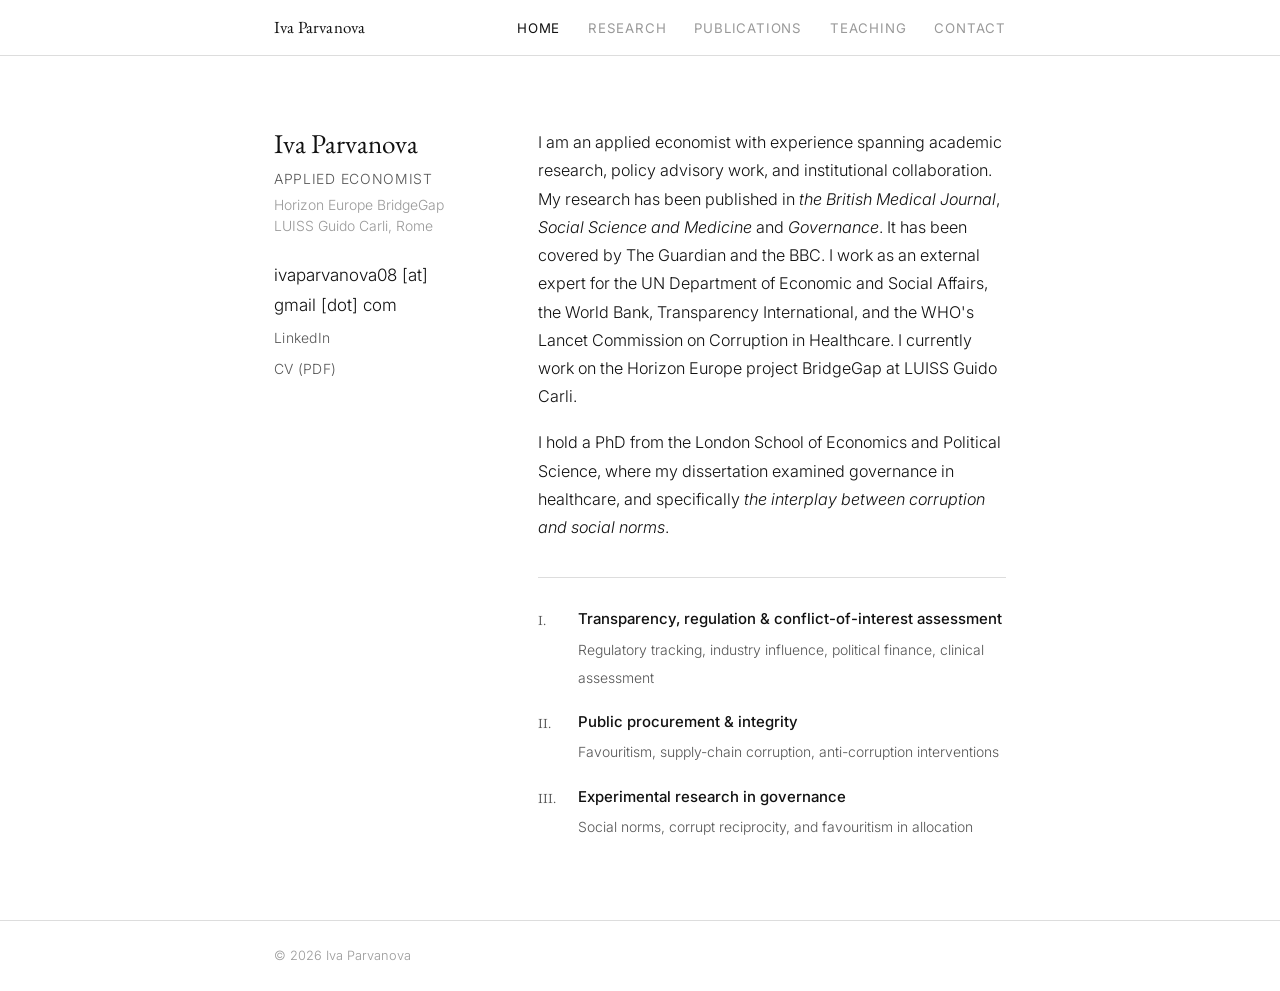
<file: index.html>
<!DOCTYPE html>
<html lang="en">
<head>
  <meta charset="UTF-8" />
  <meta name="viewport" content="width=device-width, initial-scale=1.0" />
  <title>Iva Parvanova</title>
  <link rel="preconnect" href="https://fonts.googleapis.com" />
  <link rel="preconnect" href="https://fonts.gstatic.com" crossorigin />
  <link href="https://fonts.googleapis.com/css2?family=EB+Garamond:ital,wght@0,400;0,500;1,400&family=Inter:wght@300;400;500&display=swap" rel="stylesheet" />
  <link rel="stylesheet" href="style.css" />
</head>
<body>

  <nav>
    <div class="nav-inner">
      <a href="index.html" class="nav-name">Iva Parvanova</a>
      <ul>
        <li><a href="index.html" class="active">Home</a></li>
        <li><a href="research.html">Research</a></li>
        <li><a href="publications.html">Publications</a></li>
        <li><a href="teaching.html">Teaching</a></li>
        <li><a href="contact.html">Contact</a></li>
      </ul>
    </div>
  </nav>

  <main class="home-layout">
    <div class="home-left">
      <h1>Iva Parvanova</h1>
      <p class="home-title">Applied Economist</p>
      <p class="home-inst">Horizon Europe BridgeGap<br/>LUISS Guido Carli, Rome</p>
      <div class="home-links">
        <span>ivaparvanova08 [at] gmail [dot] com</span>
        <a href="https://www.linkedin.com/in/ivaparvanova" target="_blank" rel="noopener">LinkedIn</a>
        <a href="#" target="_blank" rel="noopener">CV (PDF)</a>
      </div>
    </div>

    <div class="home-right">
      <p>
        I am an applied economist with experience spanning academic
        research, policy advisory work, and institutional collaboration.
        My research has been published in <em>the British Medical Journal</em>, <em>Social Science and Medicine</em> 
        and <em>Governance</em>. It has been covered by The Guardian and the
        BBC. I work as an external expert for the UN Department of Economic and Social
        Affairs, the World Bank, Transparency International, and the WHO's
        Lancet Commission on Corruption in Healthcare. I currently work on the Horizon Europe project
        BridgeGap at LUISS Guido Carli.
      </p>
      <p>
        I hold a PhD from the London School of Economics and Political Science,
        where my dissertation examined governance in healthcare, and specifically 
        <em>the interplay between corruption and
        social norms</em>. 
      </p>
      

      <div class="home-streams">
        <div class="stream">
          <span class="stream-num">I.</span>
          <div>
            <a href="research-transparency.html" class="stream-link">
              <strong>Transparency, regulation &amp; conflict-of-interest assessment</strong>
            </a>
            <span>Regulatory tracking, industry influence, political finance, clinical assessment</span>
          </div>
        </div>
        <div class="stream">
          <span class="stream-num">II.</span>
          <div>
            <a href="research-procurement.html" class="stream-link">
              <strong>Public procurement &amp; integrity</strong>
            </a>
            <span>Favouritism, supply-chain corruption, anti-corruption interventions</span>
          </div>
        </div>
        <div class="stream">
          <span class="stream-num">III.</span>
          <div>
            <a href="research-experimental.html" class="stream-link">
              <strong>Experimental research in governance</strong>
            </a>
            <span>Social norms, corrupt reciprocity, and favouritism in allocation</span>
          </div>
        </div>
      </div>
    </div>
  </main>

  <footer>
    <div class="footer-inner">
      <span>&copy; 2026 Iva Parvanova</span>
    </div>
  </footer>

</body>
</html>
</file>
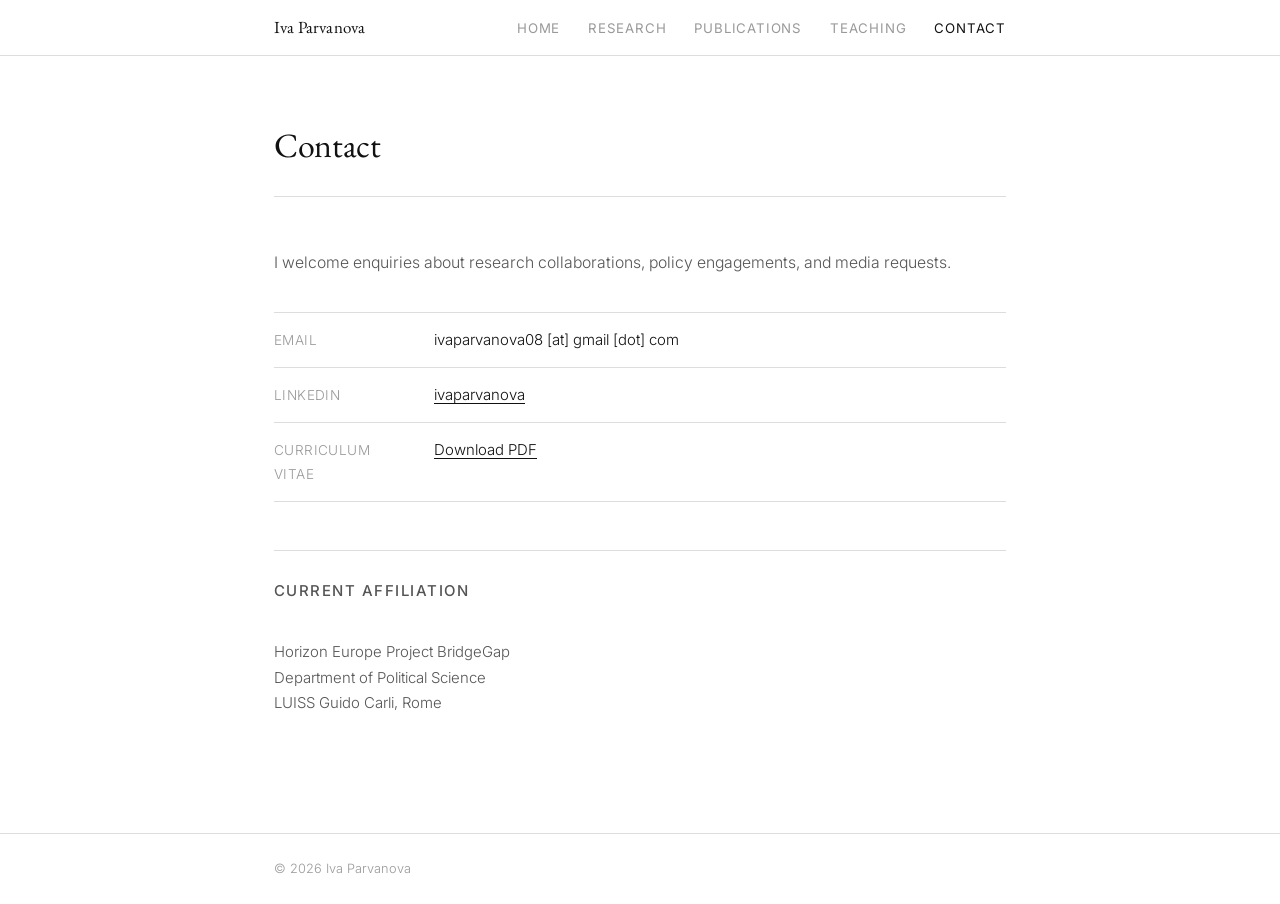
<file: contact.html>
<!DOCTYPE html>
<html lang="en">
<head>
  <meta charset="UTF-8" />
  <meta name="viewport" content="width=device-width, initial-scale=1.0" />
  <title>Contact — Iva Parvanova</title>
  <link rel="preconnect" href="https://fonts.googleapis.com" />
  <link rel="preconnect" href="https://fonts.gstatic.com" crossorigin />
  <link href="https://fonts.googleapis.com/css2?family=EB+Garamond:ital,wght@0,400;0,500;1,400&family=Inter:wght@300;400;500&display=swap" rel="stylesheet" />
  <link rel="stylesheet" href="style.css" />
</head>
<body>

  <nav>
    <div class="nav-inner">
      <a href="index.html" class="nav-name">Iva Parvanova</a>
      <ul>
        <li><a href="index.html">Home</a></li>
        <li><a href="research.html">Research</a></li>
        <li><a href="publications.html">Publications</a></li>
        <li><a href="teaching.html">Teaching</a></li>
        <li><a href="contact.html" class="active">Contact</a></li>
      </ul>
    </div>
  </nav>

  <main class="page-layout">
    <header class="page-header">
      <h1>Contact</h1>
    </header>

    <div class="page-body contact-body">

      <p>
        I welcome enquiries about research collaborations, policy engagements,
        and media requests.
      </p>

      <table class="contact-table">
        <tbody>
          <tr>
            <td>Email</td>
            <td>ivaparvanova08 [at] gmail [dot] com</td>
          </tr>
          <tr>
            <td>LinkedIn</td>
            <td><a href="https://www.linkedin.com/in/ivaparvanova" target="_blank" rel="noopener">ivaparvanova</a></td>
          </tr>
          <tr>
            <td>Curriculum Vitae</td>
            <td><a href="#" target="_blank" rel="noopener">Download PDF</a></td>
          </tr>
        </tbody>
      </table>

      <div class="contact-affil">
        <p class="affil-label">Current affiliation</p>
        <p>Horizon Europe Project BridgeGap<br/>Department of Political Science<br/>LUISS Guido Carli, Rome</p>
      </div>

    </div>
  </main>

  <footer>
    <div class="footer-inner">
      <span>&copy; 2026 Iva Parvanova</span>
    </div>
  </footer>

</body>
</html>
</file>
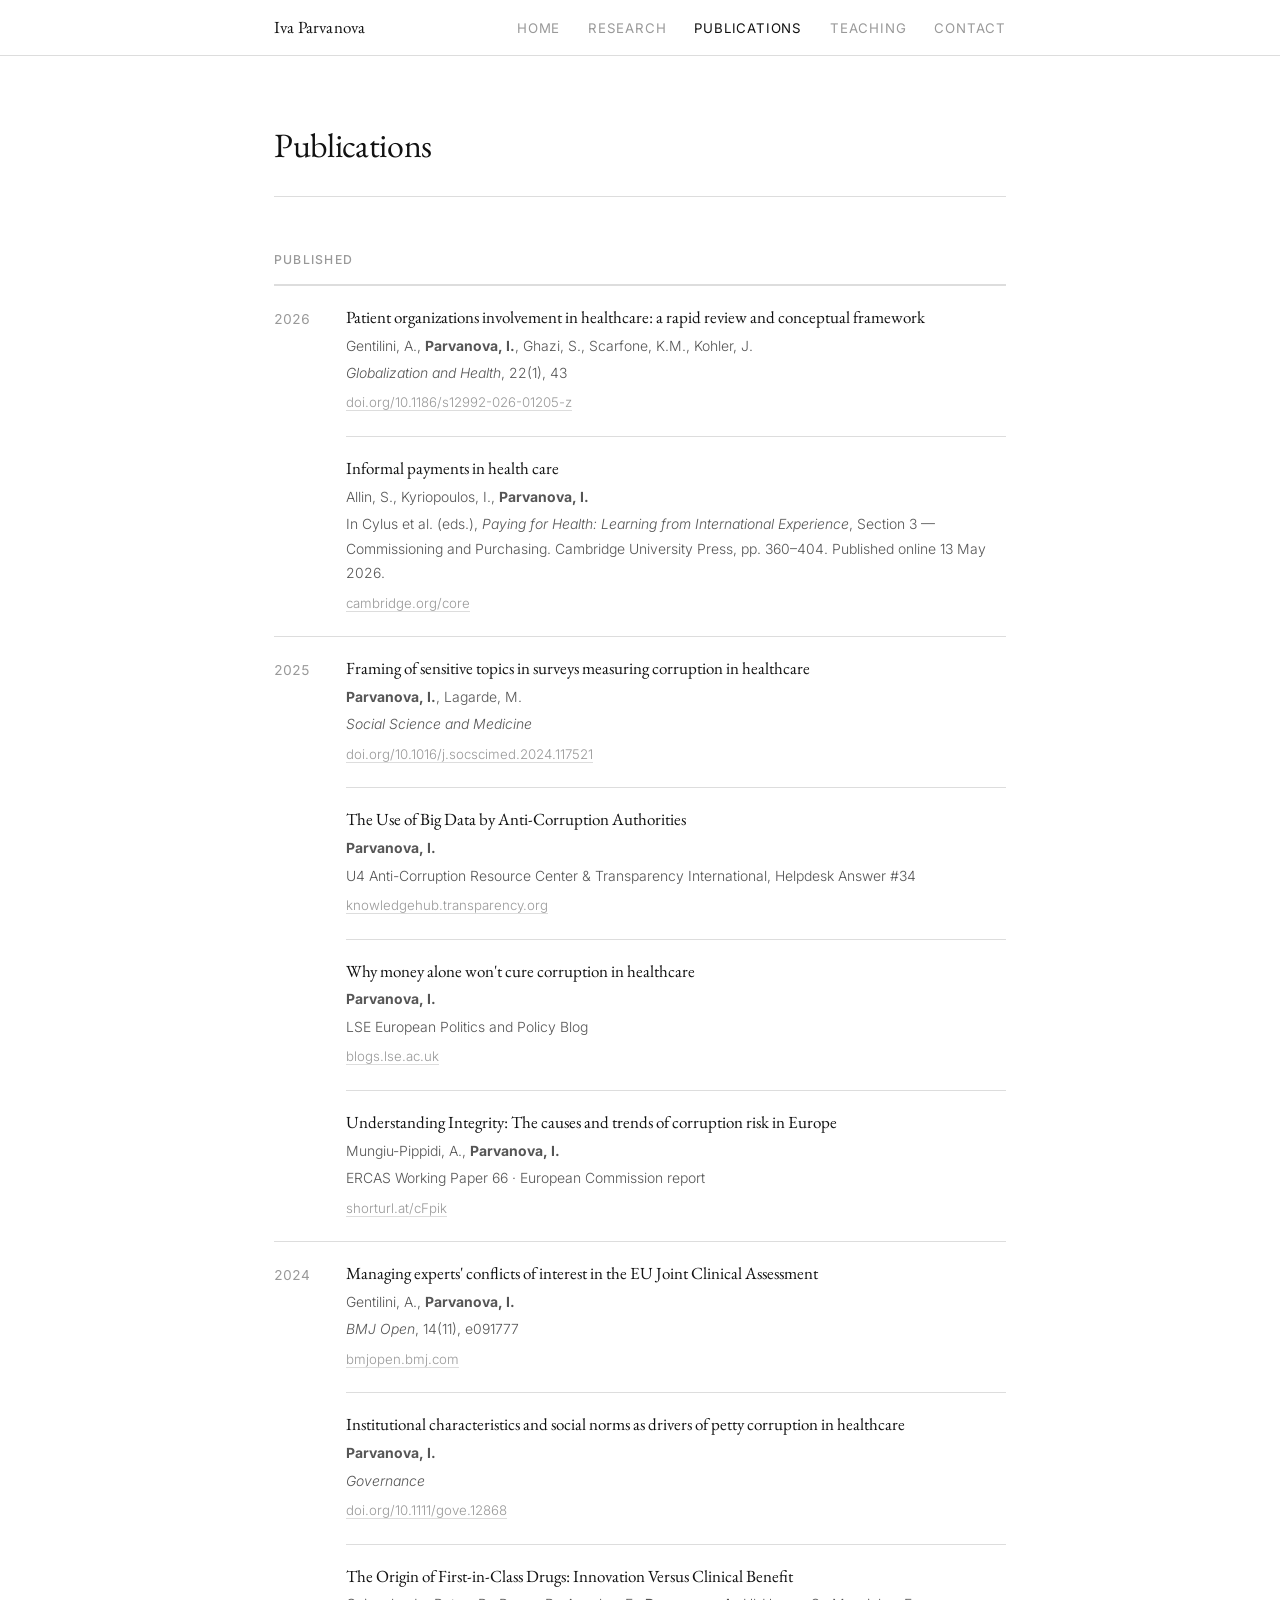
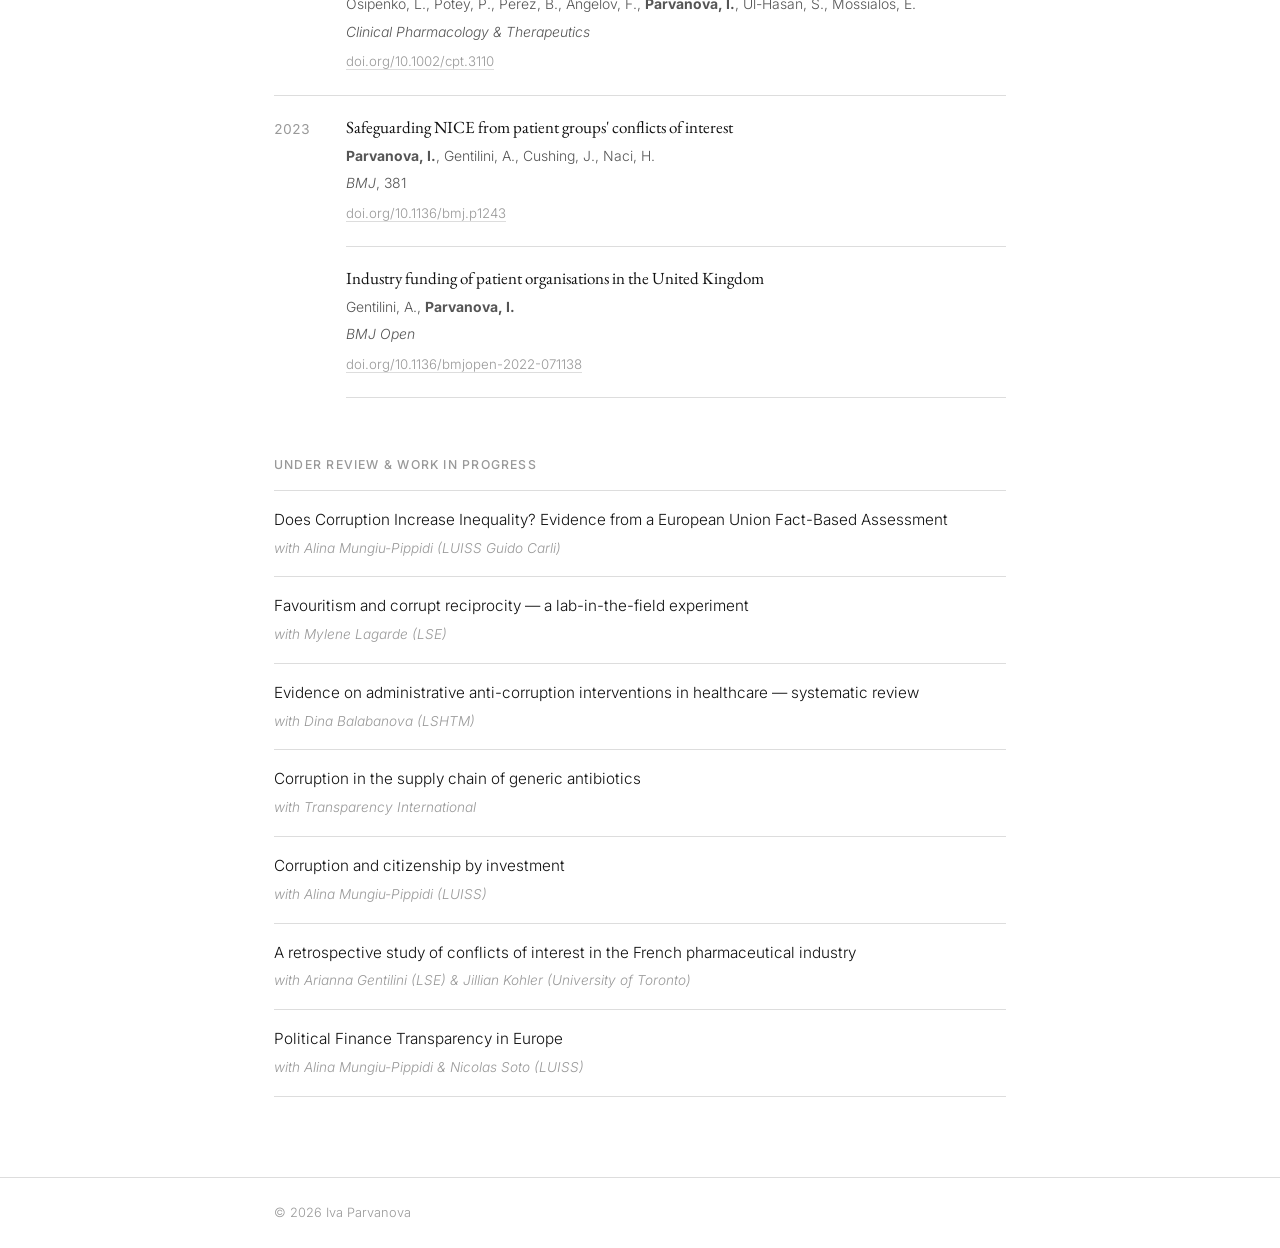
<file: publications.html>
<!DOCTYPE html>
<html lang="en">
<head>
  <meta charset="UTF-8" />
  <meta name="viewport" content="width=device-width, initial-scale=1.0" />
  <title>Publications — Iva Parvanova</title>
  <link rel="preconnect" href="https://fonts.googleapis.com" />
  <link rel="preconnect" href="https://fonts.gstatic.com" crossorigin />
  <link href="https://fonts.googleapis.com/css2?family=EB+Garamond:ital,wght@0,400;0,500;1,400&family=Inter:wght@300;400;500&display=swap" rel="stylesheet" />
  <link rel="stylesheet" href="style.css" />
</head>
<body>

  <nav>
    <div class="nav-inner">
      <a href="index.html" class="nav-name">Iva Parvanova</a>
      <ul>
        <li><a href="index.html">Home</a></li>
        <li><a href="research.html">Research</a></li>
        <li><a href="publications.html" class="active">Publications</a></li>
        <li><a href="teaching.html">Teaching</a></li>
        <li><a href="contact.html">Contact</a></li>
      </ul>
    </div>
  </nav>

  <main class="page-layout">
    <header class="page-header">
      <h1>Publications</h1>
    </header>

    <div class="page-body">

      <!-- PUBLISHED WORK -->
      <section class="pub-section">
        <h2 class="pub-section-title">Published</h2>

        <!-- 2026 -->
        <div class="pub-year-group">
          <div class="pub-year-label">2026</div>
          <div class="pub-year-entries">

            <div class="pub-entry">
              <div class="pub-detail">
                <p class="pub-title">Patient organizations involvement in healthcare: a rapid review and conceptual framework</p>
                <p class="pub-meta">Gentilini, A., <strong>Parvanova, I.</strong>, Ghazi, S., Scarfone, K.M., Kohler, J.</p>
                <p class="pub-meta"><em>Globalization and Health</em>, 22(1), 43</p>
                <a href="https://doi.org/10.1186/s12992-026-01205-z" class="pub-doi" target="_blank" rel="noopener">doi.org/10.1186/s12992-026-01205-z</a>
              </div>
            </div>

            <div class="pub-entry">
              <div class="pub-detail">
                <p class="pub-title">Informal payments in health care</p>
                <p class="pub-meta">Allin, S., Kyriopoulos, I., <strong>Parvanova, I.</strong></p>
                <p class="pub-meta">In Cylus et al. (eds.), <em>Paying for Health: Learning from International Experience</em>, Section 3 — Commissioning and Purchasing. Cambridge University Press, pp. 360–404. Published online 13 May 2026.</p>
                <a href="https://www.cambridge.org/core/books/paying-for-health/informal-payments-in-health-care/C7DB3D99A89699275E20B36DF6AE03E5" class="pub-doi" target="_blank" rel="noopener">cambridge.org/core</a>
              </div>
            </div>

          </div>
        </div>

        <!-- 2025 -->
        <div class="pub-year-group">
          <div class="pub-year-label">2025</div>
          <div class="pub-year-entries">

            <div class="pub-entry">
              <div class="pub-detail">
                <p class="pub-title">Framing of sensitive topics in surveys measuring corruption in healthcare</p>
                <p class="pub-meta"><strong>Parvanova, I.</strong>, Lagarde, M.</p>
                <p class="pub-meta"><em>Social Science and Medicine</em></p>
                <a href="https://doi.org/10.1016/j.socscimed.2024.117521" class="pub-doi" target="_blank" rel="noopener">doi.org/10.1016/j.socscimed.2024.117521</a>
              </div>
            </div>

            <div class="pub-entry">
              <div class="pub-detail">
                <p class="pub-title">The Use of Big Data by Anti-Corruption Authorities</p>
                <p class="pub-meta"><strong>Parvanova, I.</strong></p>
                <p class="pub-meta">U4 Anti-Corruption Resource Center &amp; Transparency International, Helpdesk Answer #34</p>
                <a href="https://knowledgehub.transparency.org/helpdesk/the-use-of-big-data-by-anti-corruption-authorities" class="pub-doi" target="_blank" rel="noopener">knowledgehub.transparency.org</a>
              </div>
            </div>

            <div class="pub-entry">
              <div class="pub-detail">
                <p class="pub-title">Why money alone won't cure corruption in healthcare</p>
                <p class="pub-meta"><strong>Parvanova, I.</strong></p>
                <p class="pub-meta">LSE European Politics and Policy Blog</p>
                <a href="https://blogs.lse.ac.uk/europpblog/2025/06/12/why-money-alone-wont-cure-corruption-in-healthcare/" class="pub-doi" target="_blank" rel="noopener">blogs.lse.ac.uk</a>
              </div>
            </div>

            <div class="pub-entry">
              <div class="pub-detail">
                <p class="pub-title">Understanding Integrity: The causes and trends of corruption risk in Europe</p>
                <p class="pub-meta">Mungiu-Pippidi, A., <strong>Parvanova, I.</strong></p>
                <p class="pub-meta">ERCAS Working Paper 66 · European Commission report</p>
                <a href="https://shorturl.at/cFpik" class="pub-doi" target="_blank" rel="noopener">shorturl.at/cFpik</a>
              </div>
            </div>

          </div>
        </div>

        <!-- 2024 -->
        <div class="pub-year-group">
          <div class="pub-year-label">2024</div>
          <div class="pub-year-entries">

            <div class="pub-entry">
              <div class="pub-detail">
                <p class="pub-title">Managing experts' conflicts of interest in the EU Joint Clinical Assessment</p>
                <p class="pub-meta">Gentilini, A., <strong>Parvanova, I.</strong></p>
                <p class="pub-meta"><em>BMJ Open</em>, 14(11), e091777</p>
                <a href="https://bmjopen.bmj.com/content/14/11/e091777" class="pub-doi" target="_blank" rel="noopener">bmjopen.bmj.com</a>
              </div>
            </div>

            <div class="pub-entry">
              <div class="pub-detail">
                <p class="pub-title">Institutional characteristics and social norms as drivers of petty corruption in healthcare</p>
                <p class="pub-meta"><strong>Parvanova, I.</strong></p>
                <p class="pub-meta"><em>Governance</em></p>
                <a href="https://doi.org/10.1111/gove.12868" class="pub-doi" target="_blank" rel="noopener">doi.org/10.1111/gove.12868</a>
              </div>
            </div>

            <div class="pub-entry">
              <div class="pub-detail">
                <p class="pub-title">The Origin of First-in-Class Drugs: Innovation Versus Clinical Benefit</p>
                <p class="pub-meta">Osipenko, L., Potey, P., Perez, B., Angelov, F., <strong>Parvanova, I.</strong>, Ul-Hasan, S., Mossialos, E.</p>
                <p class="pub-meta"><em>Clinical Pharmacology &amp; Therapeutics</em></p>
                <a href="https://doi.org/10.1002/cpt.3110" class="pub-doi" target="_blank" rel="noopener">doi.org/10.1002/cpt.3110</a>
              </div>
            </div>

          </div>
        </div>

        <!-- 2023 -->
        <div class="pub-year-group">
          <div class="pub-year-label">2023</div>
          <div class="pub-year-entries">

            <div class="pub-entry">
              <div class="pub-detail">
                <p class="pub-title">Safeguarding NICE from patient groups' conflicts of interest</p>
                <p class="pub-meta"><strong>Parvanova, I.</strong>, Gentilini, A., Cushing, J., Naci, H.</p>
                <p class="pub-meta"><em>BMJ</em>, 381</p>
                <a href="https://doi.org/10.1136/bmj.p1243" class="pub-doi" target="_blank" rel="noopener">doi.org/10.1136/bmj.p1243</a>
              </div>
            </div>

            <div class="pub-entry">
              <div class="pub-detail">
                <p class="pub-title">Industry funding of patient organisations in the United Kingdom</p>
                <p class="pub-meta">Gentilini, A., <strong>Parvanova, I.</strong></p>
                <p class="pub-meta"><em>BMJ Open</em></p>
                <a href="https://doi.org/10.1136/bmjopen-2022-071138" class="pub-doi" target="_blank" rel="noopener">doi.org/10.1136/bmjopen-2022-071138</a>
              </div>
            </div>

          </div>
        </div>

      </section>

      <!-- UNDER REVIEW -->
      <section class="pub-section">
        <h2 class="pub-section-title">Under Review &amp; Work in Progress</h2>
        <ul class="wip">
          <li>
            Does Corruption Increase Inequality? Evidence from a European Union Fact-Based Assessment
            <span class="wip-co">with Alina Mungiu-Pippidi (LUISS Guido Carli)</span>
          </li>
          <li>
            Favouritism and corrupt reciprocity — a lab-in-the-field experiment
            <span class="wip-co">with Mylene Lagarde (LSE)</span>
          </li>
          <li>
            Evidence on administrative anti-corruption interventions in healthcare — systematic review
            <span class="wip-co">with Dina Balabanova (LSHTM)</span>
          </li>
          <li>
            Corruption in the supply chain of generic antibiotics
            <span class="wip-co">with Transparency International</span>
          </li>
          <li>
            Corruption and citizenship by investment
            <span class="wip-co">with Alina Mungiu-Pippidi (LUISS)</span>
          </li>
          <li>
            A retrospective study of conflicts of interest in the French pharmaceutical industry
            <span class="wip-co">with Arianna Gentilini (LSE) &amp; Jillian Kohler (University of Toronto)</span>
          </li>
          <li>
            Political Finance Transparency in Europe
            <span class="wip-co">with Alina Mungiu-Pippidi &amp; Nicolas Soto (LUISS)</span>
          </li>
        </ul>
      </section>

    </div>
  </main>

  <footer>
    <div class="footer-inner">
      <span>&copy; 2026 Iva Parvanova</span>
    </div>
  </footer>

</body>
</html>
</file>
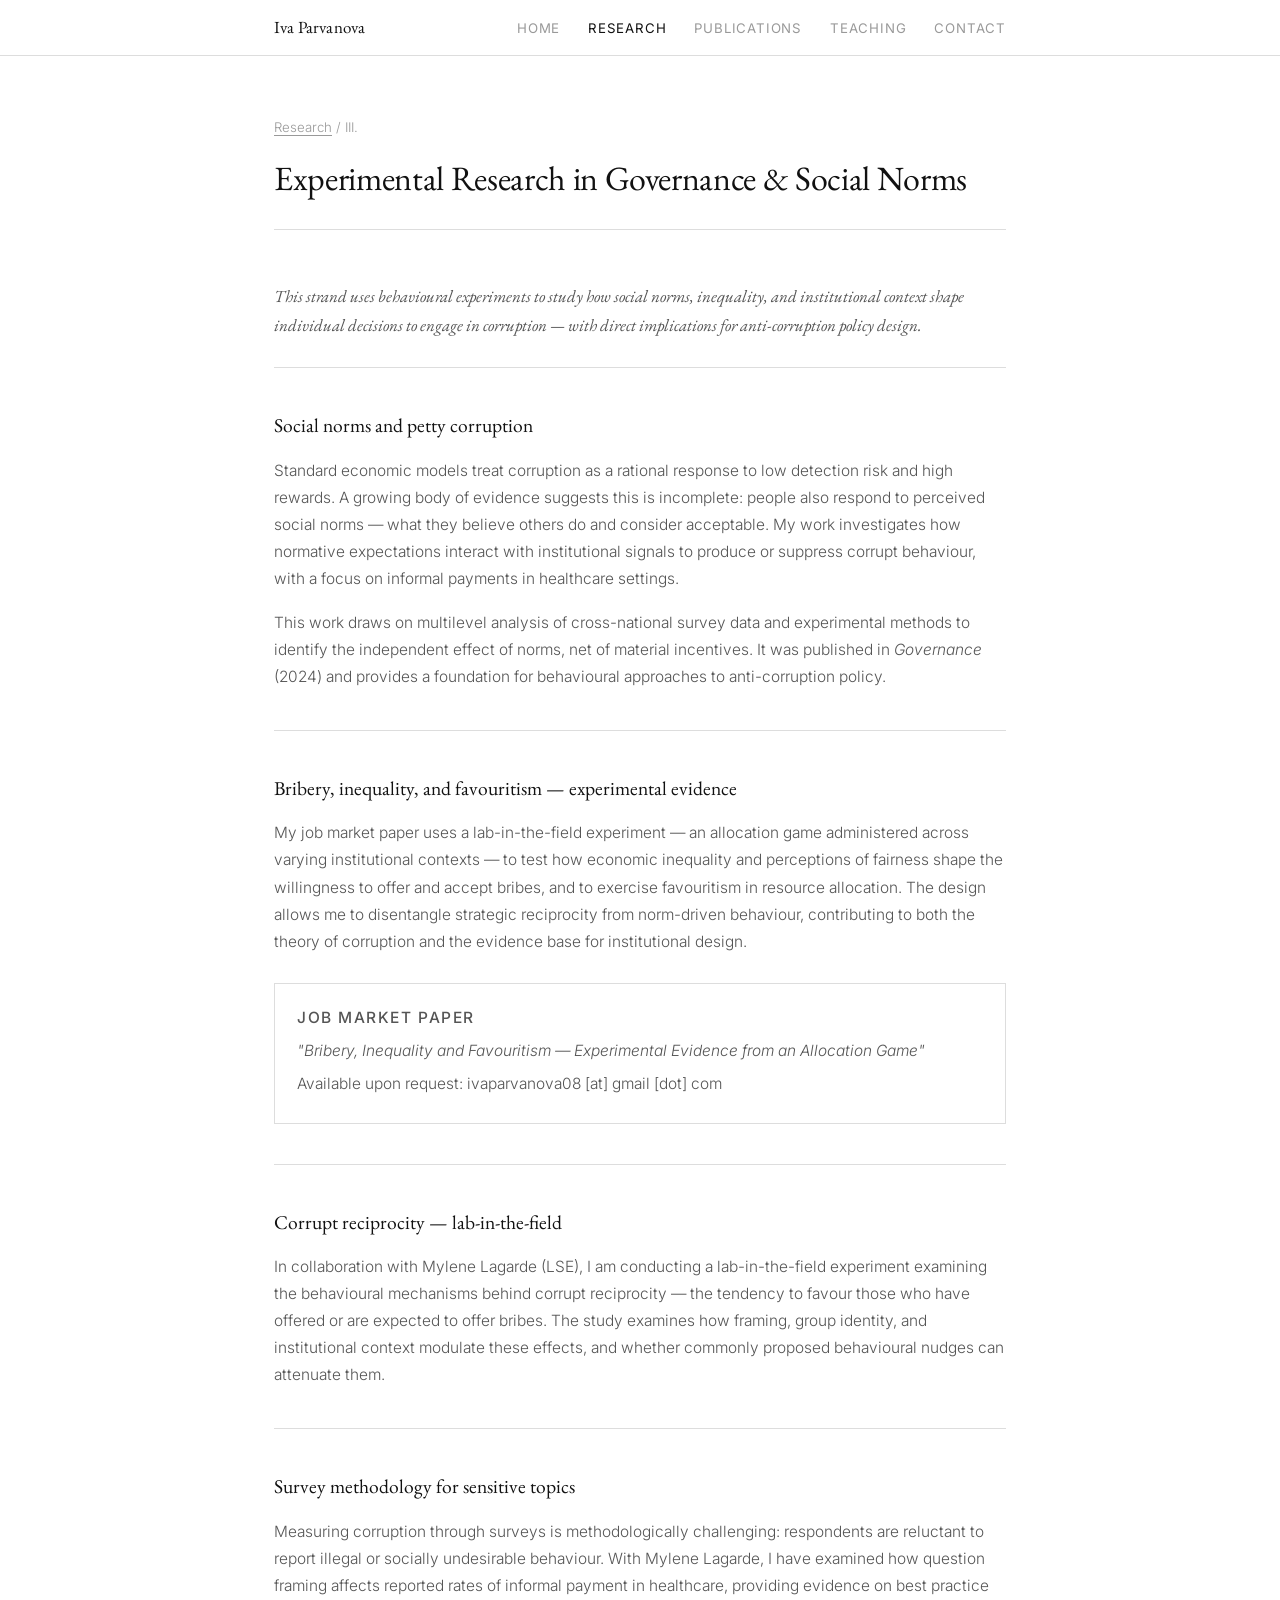
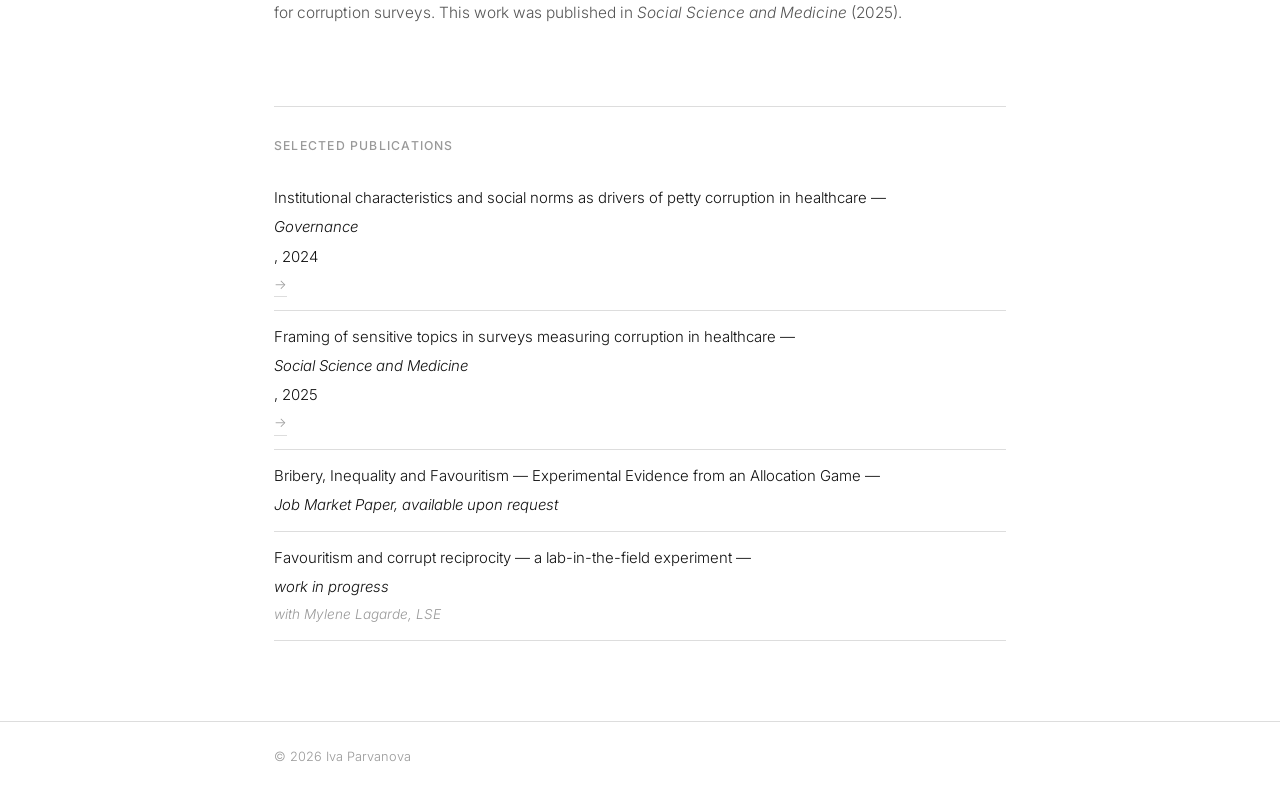
<file: research-experimental.html>
<!DOCTYPE html>
<html lang="en">
<head>
  <meta charset="UTF-8" />
  <meta name="viewport" content="width=device-width, initial-scale=1.0" />
  <title>Experimental Research — Iva Parvanova</title>
  <link rel="preconnect" href="https://fonts.googleapis.com" />
  <link rel="preconnect" href="https://fonts.gstatic.com" crossorigin />
  <link href="https://fonts.googleapis.com/css2?family=EB+Garamond:ital,wght@0,400;0,500;1,400&family=Inter:wght@300;400;500&display=swap" rel="stylesheet" />
  <link rel="stylesheet" href="style.css" />
</head>
<body>

  <nav>
    <div class="nav-inner">
      <a href="index.html" class="nav-name">Iva Parvanova</a>
      <ul>
        <li><a href="index.html">Home</a></li>
        <li><a href="research.html" class="active">Research</a></li>
        <li><a href="publications.html">Publications</a></li>
        <li><a href="teaching.html">Teaching</a></li>
        <li><a href="contact.html">Contact</a></li>
      </ul>
    </div>
  </nav>

  <main class="page-layout">
    <header class="page-header">
      <p class="page-breadcrumb"><a href="research.html">Research</a> / III.</p>
      <h1>Experimental Research in Governance &amp; Social Norms</h1>
    </header>

    <div class="page-body">

      <p class="subpage-lead">
        This strand uses behavioural experiments to study how social norms,
        inequality, and institutional context shape individual decisions to engage
        in corruption — with direct implications for anti-corruption policy design.
      </p>

      <section class="subpage-section">
        <h2>Social norms and petty corruption</h2>
        <p>
          Standard economic models treat corruption as a rational response to
          low detection risk and high rewards. A growing body of evidence suggests
          this is incomplete: people also respond to perceived social norms —
          what they believe others do and consider acceptable. My work
          investigates how normative expectations interact with institutional
          signals to produce or suppress corrupt behaviour, with a focus on
          informal payments in healthcare settings.
        </p>
        <p>
          This work draws on multilevel analysis of cross-national survey data
          and experimental methods to identify the independent effect of norms,
          net of material incentives. It was published in <em>Governance</em> (2024)
          and provides a foundation for behavioural approaches to anti-corruption
          policy.
        </p>
      </section>

      <section class="subpage-section">
        <h2>Bribery, inequality, and favouritism — experimental evidence</h2>
        <p>
          My job market paper uses a lab-in-the-field experiment — an allocation
          game administered across varying institutional contexts — to test how
          economic inequality and perceptions of fairness shape the willingness
          to offer and accept bribes, and to exercise favouritism in resource
          allocation. The design allows me to disentangle strategic reciprocity
          from norm-driven behaviour, contributing to both the theory of
          corruption and the evidence base for institutional design.
        </p>
        <div class="jmp-note">
          <p class="jmp-label">Job Market Paper</p>
          <p><em>"Bribery, Inequality and Favouritism — Experimental Evidence from an Allocation Game"</em></p>
          <p>Available upon request: ivaparvanova08 [at] gmail [dot] com</p>
        </div>
      </section>

      <section class="subpage-section">
        <h2>Corrupt reciprocity — lab-in-the-field</h2>
        <p>
          In collaboration with Mylene Lagarde (LSE), I am conducting a
          lab-in-the-field experiment examining the behavioural mechanisms
          behind corrupt reciprocity — the tendency to favour those who have
          offered or are expected to offer bribes. The study examines how
          framing, group identity, and institutional context modulate these
          effects, and whether commonly proposed behavioural nudges can
          attenuate them.
        </p>
      </section>

      <section class="subpage-section">
        <h2>Survey methodology for sensitive topics</h2>
        <p>
          Measuring corruption through surveys is methodologically challenging:
          respondents are reluctant to report illegal or socially undesirable
          behaviour. With Mylene Lagarde, I have examined how question framing
          affects reported rates of informal payment in healthcare, providing
          evidence on best practice for corruption surveys. This work was published
          in <em>Social Science and Medicine</em> (2025).
        </p>
      </section>

      <div class="subpage-pubs">
        <h3>Selected publications</h3>
        <ul class="subpage-pub-list">
          <li>
            Institutional characteristics and social norms as drivers of petty corruption in healthcare —
            <em>Governance</em>, 2024
            <a href="https://doi.org/10.1111/gove.12868" target="_blank" rel="noopener">→</a>
          </li>
          <li>
            Framing of sensitive topics in surveys measuring corruption in healthcare —
            <em>Social Science and Medicine</em>, 2025
            <a href="https://doi.org/10.1016/j.socscimed.2024.117521" target="_blank" rel="noopener">→</a>
          </li>
          <li>
            Bribery, Inequality and Favouritism — Experimental Evidence from an Allocation Game —
            <em>Job Market Paper, available upon request</em>
          </li>
          <li>
            Favouritism and corrupt reciprocity — a lab-in-the-field experiment — <em>work in progress</em>
            <span class="wip-co">with Mylene Lagarde, LSE</span>
          </li>
        </ul>
      </div>

    </div>
  </main>

  <footer>
    <div class="footer-inner">
      <span>&copy; 2026 Iva Parvanova</span>
    </div>
  </footer>

</body>
</html>
</file>
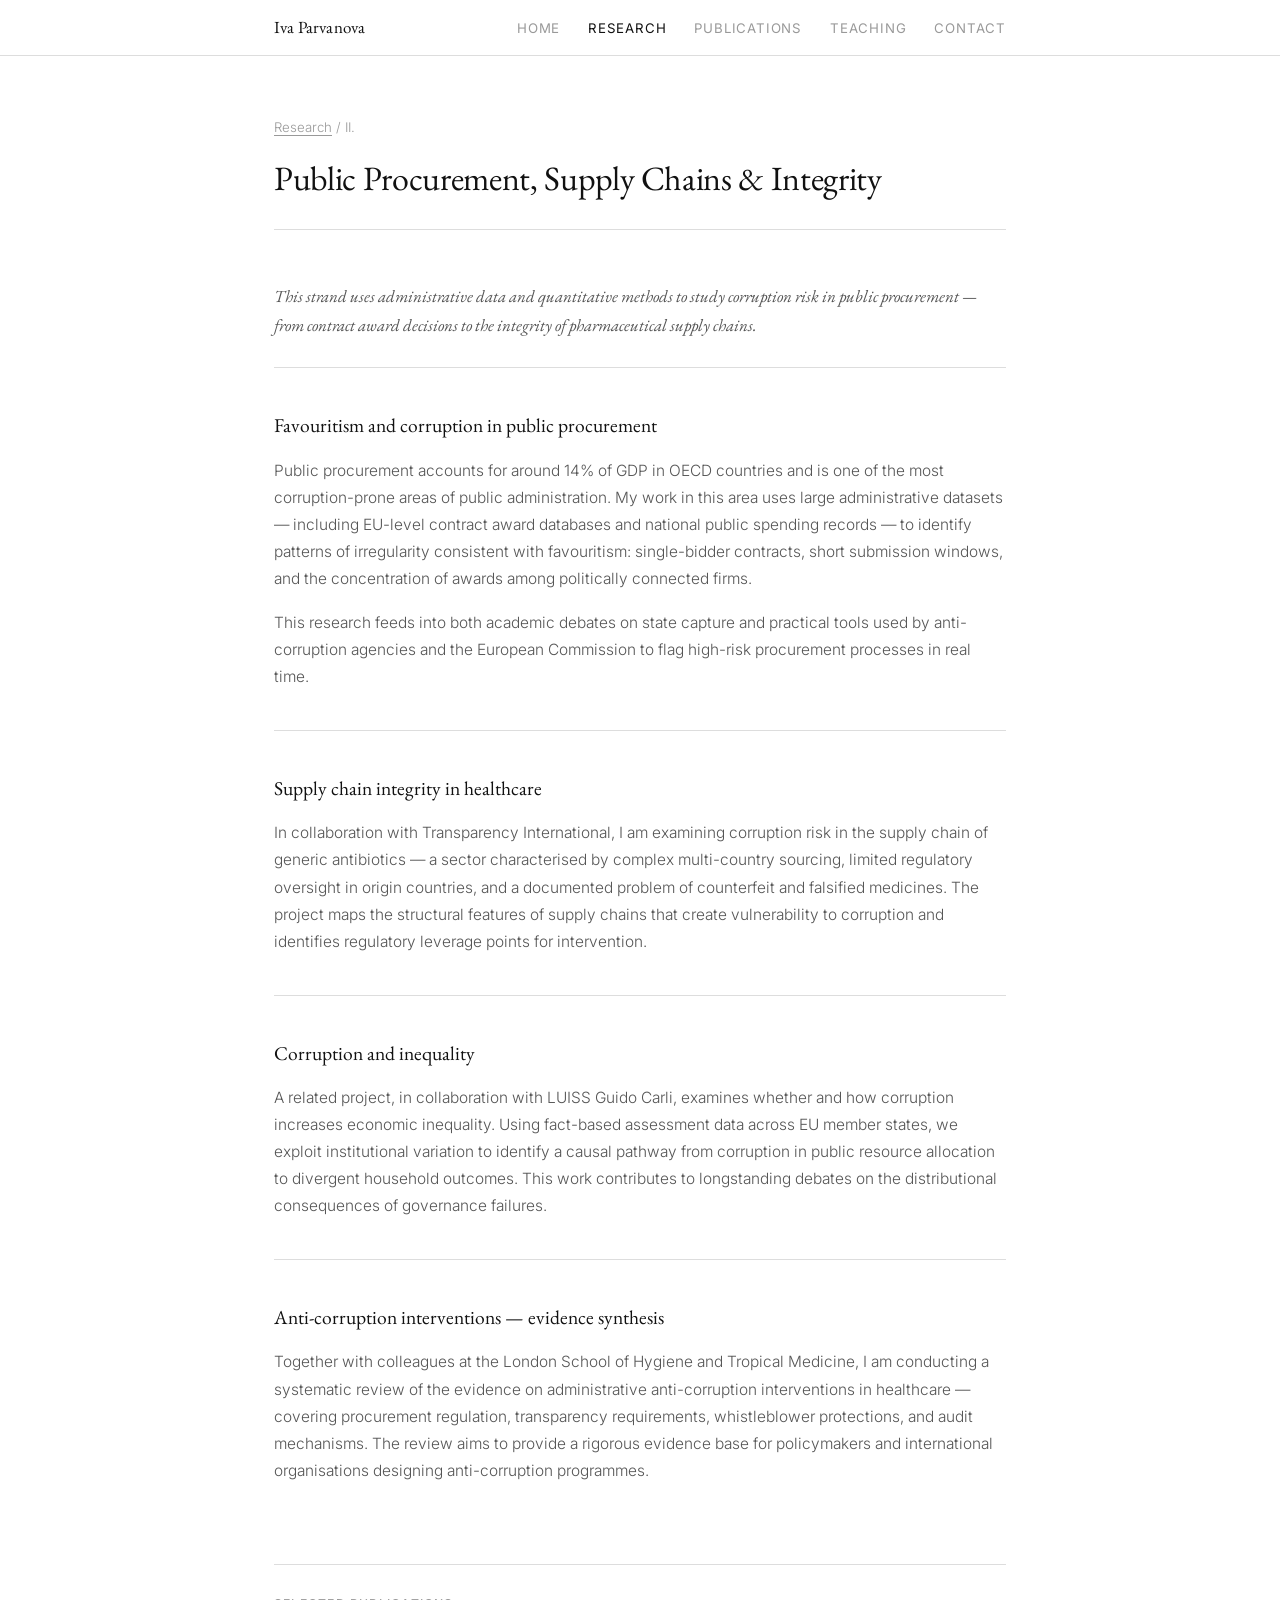
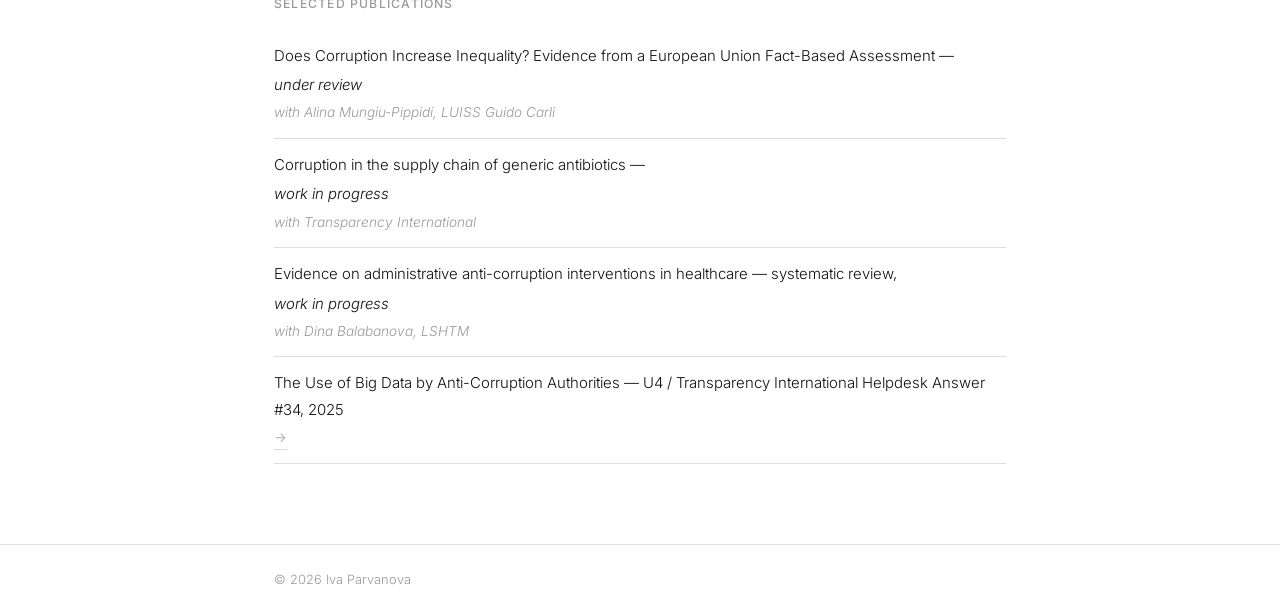
<file: research-procurement.html>
<!DOCTYPE html>
<html lang="en">
<head>
  <meta charset="UTF-8" />
  <meta name="viewport" content="width=device-width, initial-scale=1.0" />
  <title>Public Procurement — Iva Parvanova</title>
  <link rel="preconnect" href="https://fonts.googleapis.com" />
  <link rel="preconnect" href="https://fonts.gstatic.com" crossorigin />
  <link href="https://fonts.googleapis.com/css2?family=EB+Garamond:ital,wght@0,400;0,500;1,400&family=Inter:wght@300;400;500&display=swap" rel="stylesheet" />
  <link rel="stylesheet" href="style.css" />
</head>
<body>

  <nav>
    <div class="nav-inner">
      <a href="index.html" class="nav-name">Iva Parvanova</a>
      <ul>
        <li><a href="index.html">Home</a></li>
        <li><a href="research.html" class="active">Research</a></li>
        <li><a href="publications.html">Publications</a></li>
        <li><a href="teaching.html">Teaching</a></li>
        <li><a href="contact.html">Contact</a></li>
      </ul>
    </div>
  </nav>

  <main class="page-layout">
    <header class="page-header">
      <p class="page-breadcrumb"><a href="research.html">Research</a> / II.</p>
      <h1>Public Procurement, Supply Chains &amp; Integrity</h1>
    </header>

    <div class="page-body">

      <p class="subpage-lead">
        This strand uses administrative data and quantitative methods to study
        corruption risk in public procurement — from contract award decisions
        to the integrity of pharmaceutical supply chains.
      </p>

      <section class="subpage-section">
        <h2>Favouritism and corruption in public procurement</h2>
        <p>
          Public procurement accounts for around 14% of GDP in OECD countries
          and is one of the most corruption-prone areas of public administration.
          My work in this area uses large administrative datasets — including
          EU-level contract award databases and national public spending records
          — to identify patterns of irregularity consistent with favouritism:
          single-bidder contracts, short submission windows, and the concentration
          of awards among politically connected firms.
        </p>
        <p>
          This research feeds into both academic debates on state capture and
          practical tools used by anti-corruption agencies and the European
          Commission to flag high-risk procurement processes in real time.
        </p>
      </section>

      <section class="subpage-section">
        <h2>Supply chain integrity in healthcare</h2>
        <p>
          In collaboration with Transparency International, I am examining
          corruption risk in the supply chain of generic antibiotics — a sector
          characterised by complex multi-country sourcing, limited regulatory
          oversight in origin countries, and a documented problem of counterfeit
          and falsified medicines. The project maps the structural features of
          supply chains that create vulnerability to corruption and identifies
          regulatory leverage points for intervention.
        </p>
      </section>

      <section class="subpage-section">
        <h2>Corruption and inequality</h2>
        <p>
          A related project, in collaboration with LUISS Guido Carli, examines
          whether and how corruption increases economic inequality. Using
          fact-based assessment data across EU member states, we exploit
          institutional variation to identify a causal pathway from corruption
          in public resource allocation to divergent household outcomes. This
          work contributes to longstanding debates on the distributional
          consequences of governance failures.
        </p>
      </section>

      <section class="subpage-section">
        <h2>Anti-corruption interventions — evidence synthesis</h2>
        <p>
          Together with colleagues at the London School of Hygiene and Tropical
          Medicine, I am conducting a systematic review of the evidence on
          administrative anti-corruption interventions in healthcare — covering
          procurement regulation, transparency requirements, whistleblower
          protections, and audit mechanisms. The review aims to provide a
          rigorous evidence base for policymakers and international organisations
          designing anti-corruption programmes.
        </p>
      </section>

      <div class="subpage-pubs">
        <h3>Selected publications</h3>
        <ul class="subpage-pub-list">
          <li>
            Does Corruption Increase Inequality? Evidence from a European Union Fact-Based Assessment — <em>under review</em>
            <span class="wip-co">with Alina Mungiu-Pippidi, LUISS Guido Carli</span>
          </li>
          <li>
            Corruption in the supply chain of generic antibiotics — <em>work in progress</em>
            <span class="wip-co">with Transparency International</span>
          </li>
          <li>
            Evidence on administrative anti-corruption interventions in healthcare — systematic review, <em>work in progress</em>
            <span class="wip-co">with Dina Balabanova, LSHTM</span>
          </li>
          <li>
            The Use of Big Data by Anti-Corruption Authorities — U4 / Transparency International Helpdesk Answer #34, 2025
            <a href="https://knowledgehub.transparency.org/helpdesk/the-use-of-big-data-by-anti-corruption-authorities" target="_blank" rel="noopener">→</a>
          </li>
        </ul>
      </div>

    </div>
  </main>

  <footer>
    <div class="footer-inner">
      <span>&copy; 2026 Iva Parvanova</span>
    </div>
  </footer>

</body>
</html>
</file>
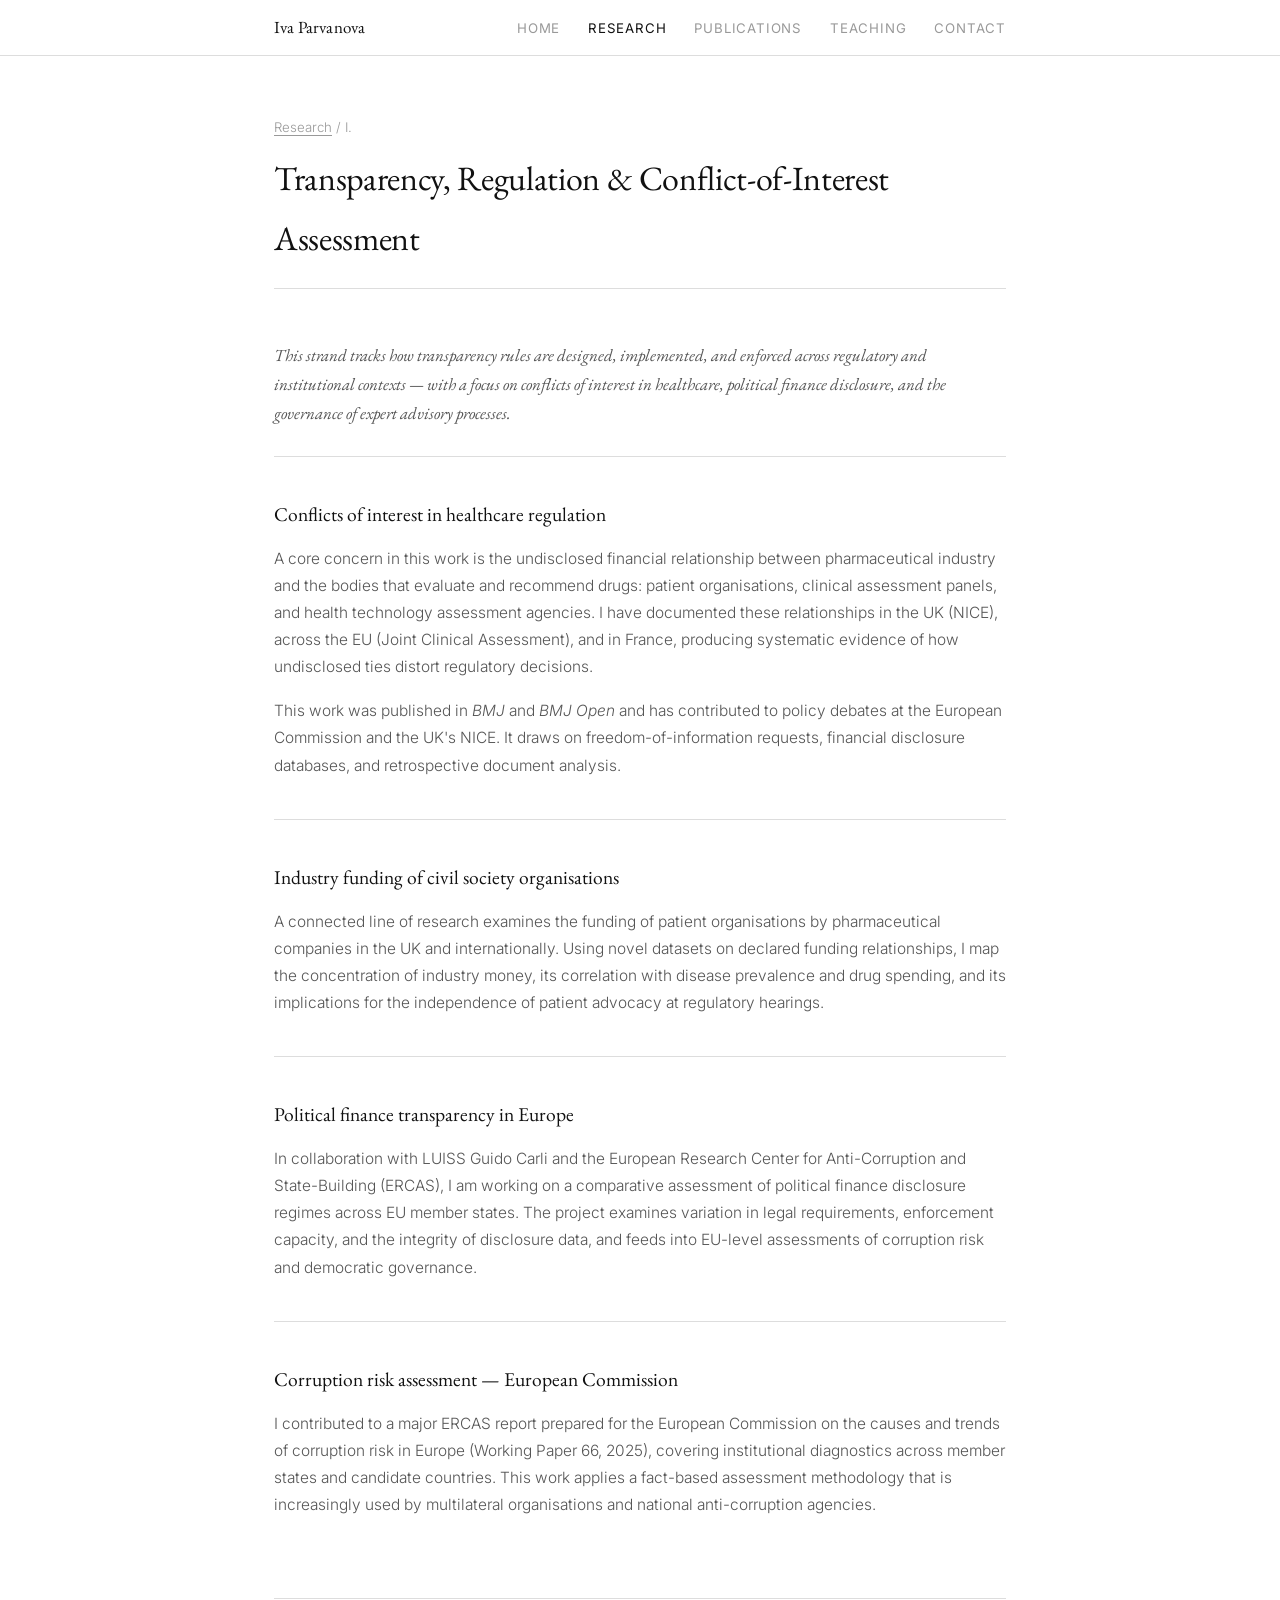
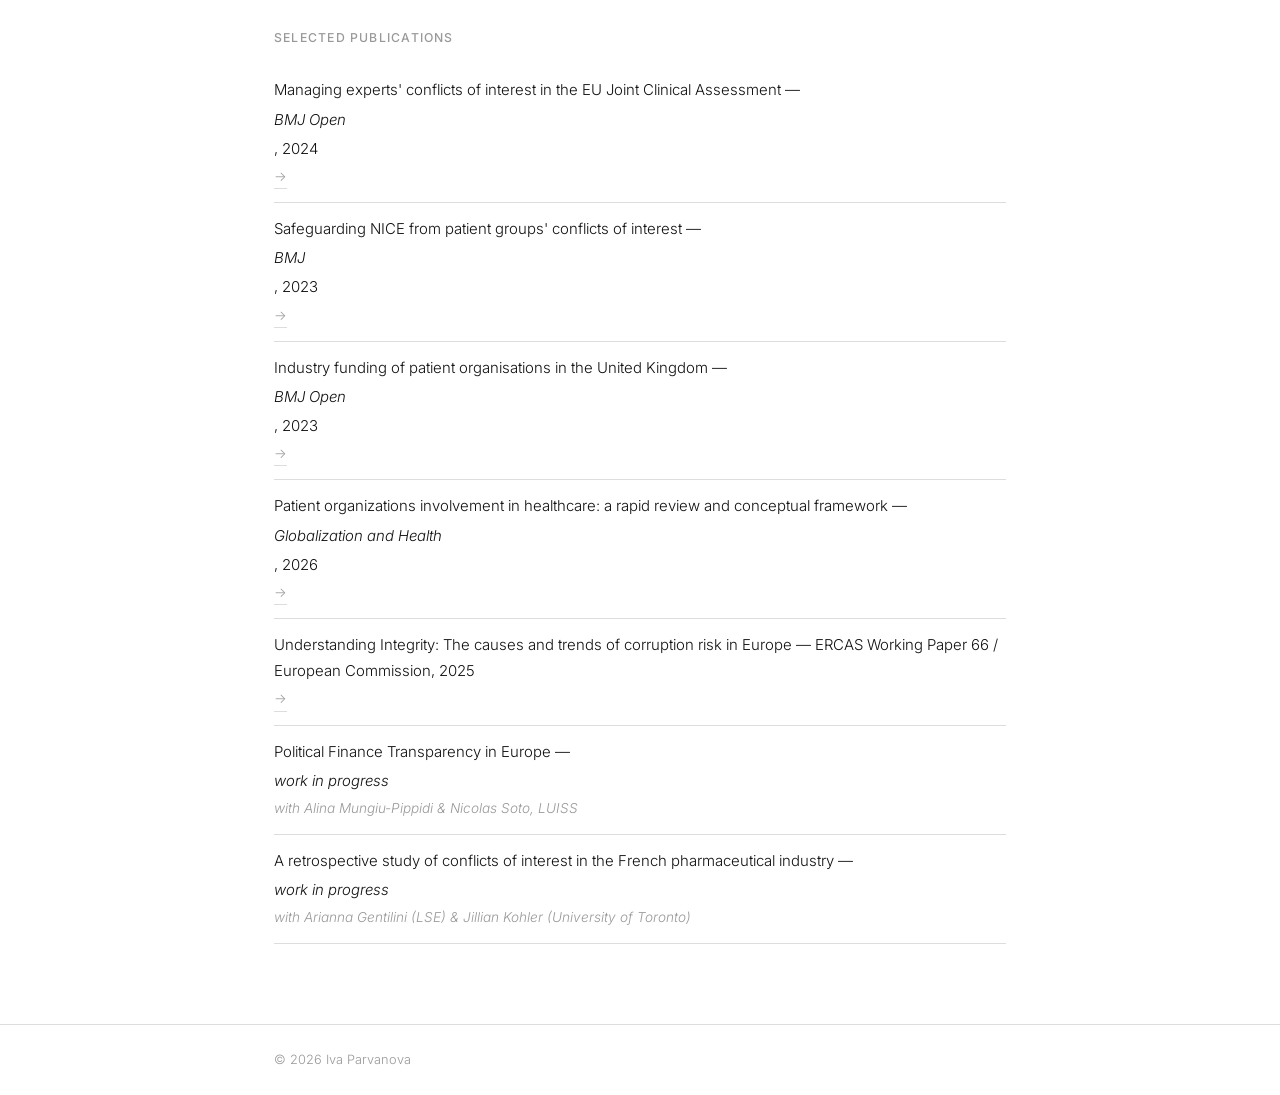
<file: research-transparency.html>
<!DOCTYPE html>
<html lang="en">
<head>
  <meta charset="UTF-8" />
  <meta name="viewport" content="width=device-width, initial-scale=1.0" />
  <title>Transparency &amp; Regulation — Iva Parvanova</title>
  <link rel="preconnect" href="https://fonts.googleapis.com" />
  <link rel="preconnect" href="https://fonts.gstatic.com" crossorigin />
  <link href="https://fonts.googleapis.com/css2?family=EB+Garamond:ital,wght@0,400;0,500;1,400&family=Inter:wght@300;400;500&display=swap" rel="stylesheet" />
  <link rel="stylesheet" href="style.css" />
</head>
<body>

  <nav>
    <div class="nav-inner">
      <a href="index.html" class="nav-name">Iva Parvanova</a>
      <ul>
        <li><a href="index.html">Home</a></li>
        <li><a href="research.html" class="active">Research</a></li>
        <li><a href="publications.html">Publications</a></li>
        <li><a href="teaching.html">Teaching</a></li>
        <li><a href="contact.html">Contact</a></li>
      </ul>
    </div>
  </nav>

  <main class="page-layout">
    <header class="page-header">
      <p class="page-breadcrumb"><a href="research.html">Research</a> / I.</p>
      <h1>Transparency, Regulation &amp; Conflict-of-Interest Assessment</h1>
    </header>

    <div class="page-body">

      <p class="subpage-lead">
        This strand tracks how transparency rules are designed, implemented,
        and enforced across regulatory and institutional contexts — with a focus
        on conflicts of interest in healthcare, political finance disclosure, and
        the governance of expert advisory processes.
      </p>

      <section class="subpage-section">
        <h2>Conflicts of interest in healthcare regulation</h2>
        <p>
          A core concern in this work is the undisclosed financial relationship
          between pharmaceutical industry and the bodies that evaluate and
          recommend drugs: patient organisations, clinical assessment panels, and
          health technology assessment agencies. I have documented these
          relationships in the UK (NICE), across the EU (Joint Clinical
          Assessment), and in France, producing systematic evidence of how
          undisclosed ties distort regulatory decisions.
        </p>
        <p>
          This work was published in <em>BMJ</em> and <em>BMJ Open</em> and has
          contributed to policy debates at the European Commission and the UK's
          NICE. It draws on freedom-of-information requests, financial disclosure
          databases, and retrospective document analysis.
        </p>
      </section>

      <section class="subpage-section">
        <h2>Industry funding of civil society organisations</h2>
        <p>
          A connected line of research examines the funding of patient
          organisations by pharmaceutical companies in the UK and internationally.
          Using novel datasets on declared funding relationships, I map the
          concentration of industry money, its correlation with disease prevalence
          and drug spending, and its implications for the independence of patient
          advocacy at regulatory hearings.
        </p>
      </section>

      <section class="subpage-section">
        <h2>Political finance transparency in Europe</h2>
        <p>
          In collaboration with LUISS Guido Carli and the European Research
          Center for Anti-Corruption and State-Building (ERCAS), I am working on
          a comparative assessment of political finance disclosure regimes across
          EU member states. The project examines variation in legal requirements,
          enforcement capacity, and the integrity of disclosure data, and feeds
          into EU-level assessments of corruption risk and democratic governance.
        </p>
      </section>

      <section class="subpage-section">
        <h2>Corruption risk assessment — European Commission</h2>
        <p>
          I contributed to a major ERCAS report prepared for the European
          Commission on the causes and trends of corruption risk in Europe
          (Working Paper 66, 2025), covering institutional diagnostics across
          member states and candidate countries. This work applies a
          fact-based assessment methodology that is increasingly used by
          multilateral organisations and national anti-corruption agencies.
        </p>
      </section>

      <div class="subpage-pubs">
        <h3>Selected publications</h3>
        <ul class="subpage-pub-list">
          <li>
            Managing experts' conflicts of interest in the EU Joint Clinical Assessment —
            <em>BMJ Open</em>, 2024
            <a href="https://bmjopen.bmj.com/content/14/11/e091777" target="_blank" rel="noopener">→</a>
          </li>
          <li>
            Safeguarding NICE from patient groups' conflicts of interest —
            <em>BMJ</em>, 2023
            <a href="https://doi.org/10.1136/bmj.p1243" target="_blank" rel="noopener">→</a>
          </li>
          <li>
            Industry funding of patient organisations in the United Kingdom —
            <em>BMJ Open</em>, 2023
            <a href="https://doi.org/10.1136/bmjopen-2022-071138" target="_blank" rel="noopener">→</a>
          </li>
          <li>
            Patient organizations involvement in healthcare: a rapid review and conceptual framework —
            <em>Globalization and Health</em>, 2026
            <a href="https://doi.org/10.1186/s12992-026-01205-z" target="_blank" rel="noopener">→</a>
          </li>
          <li>
            Understanding Integrity: The causes and trends of corruption risk in Europe —
            ERCAS Working Paper 66 / European Commission, 2025
            <a href="https://shorturl.at/cFpik" target="_blank" rel="noopener">→</a>
          </li>
          <li>
            Political Finance Transparency in Europe — <em>work in progress</em>
            <span class="wip-co">with Alina Mungiu-Pippidi &amp; Nicolas Soto, LUISS</span>
          </li>
          <li>
            A retrospective study of conflicts of interest in the French pharmaceutical industry — <em>work in progress</em>
            <span class="wip-co">with Arianna Gentilini (LSE) &amp; Jillian Kohler (University of Toronto)</span>
          </li>
        </ul>
      </div>

    </div>
  </main>

  <footer>
    <div class="footer-inner">
      <span>&copy; 2026 Iva Parvanova</span>
    </div>
  </footer>

</body>
</html>
</file>
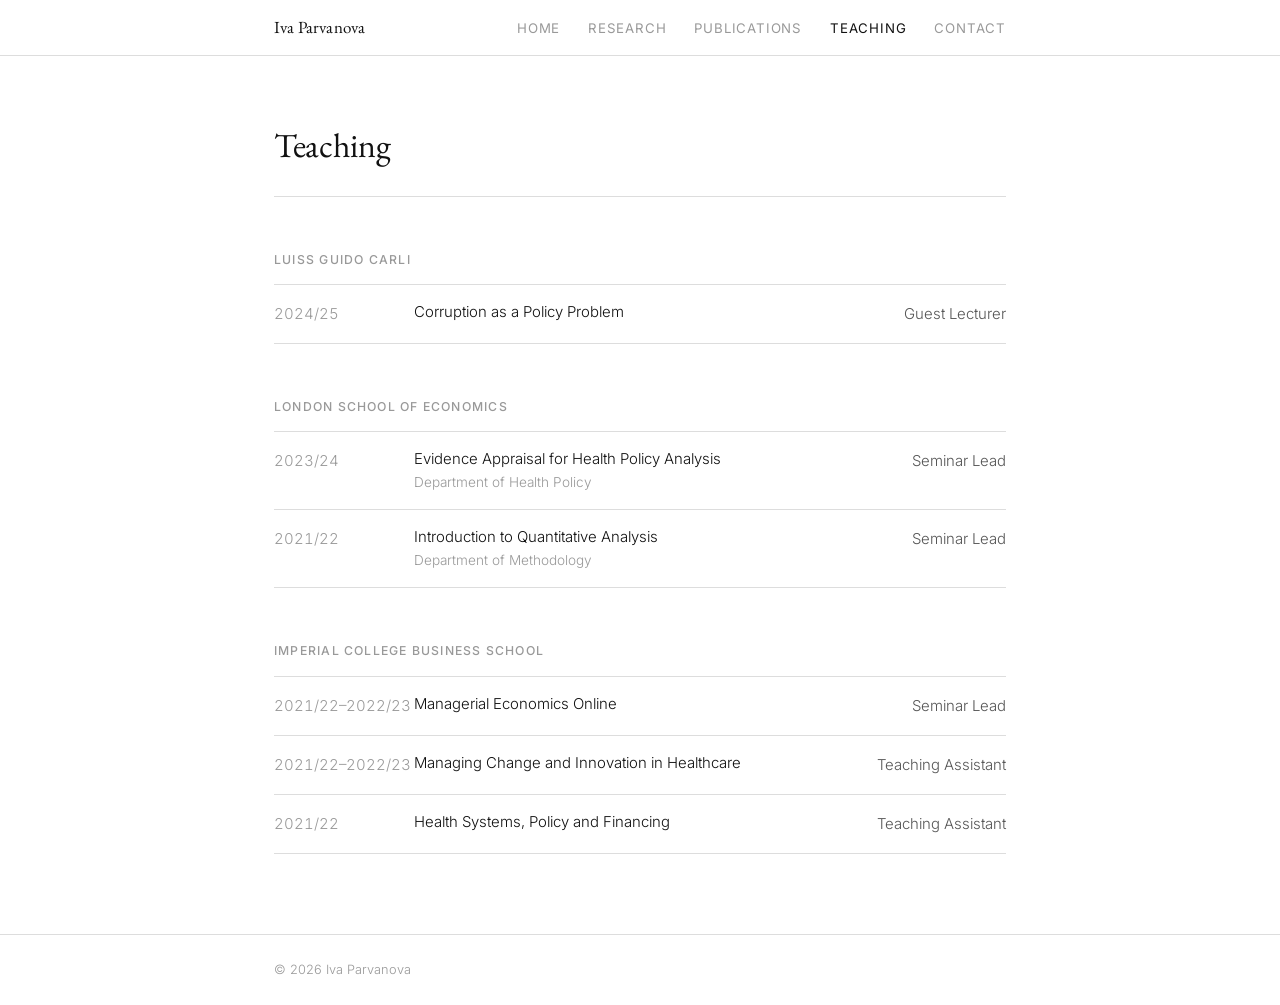
<file: teaching.html>
<!DOCTYPE html>
<html lang="en">
<head>
  <meta charset="UTF-8" />
  <meta name="viewport" content="width=device-width, initial-scale=1.0" />
  <title>Teaching — Iva Parvanova</title>
  <link rel="preconnect" href="https://fonts.googleapis.com" />
  <link rel="preconnect" href="https://fonts.gstatic.com" crossorigin />
  <link href="https://fonts.googleapis.com/css2?family=EB+Garamond:ital,wght@0,400;0,500;1,400&family=Inter:wght@300;400;500&display=swap" rel="stylesheet" />
  <link rel="stylesheet" href="style.css" />
</head>
<body>

  <nav>
    <div class="nav-inner">
      <a href="index.html" class="nav-name">Iva Parvanova</a>
      <ul>
        <li><a href="index.html">Home</a></li>
        <li><a href="research.html">Research</a></li>
        <li><a href="publications.html">Publications</a></li>
        <li><a href="teaching.html" class="active">Teaching</a></li>
        <li><a href="contact.html">Contact</a></li>
      </ul>
    </div>
  </nav>

  <main class="page-layout">
    <header class="page-header">
      <h1>Teaching</h1>
    </header>

    <div class="page-body">

      <section class="teach-section">
        <h2>LUISS Guido Carli</h2>
        <table class="teach-table">
          <tbody>
            <tr>
              <td class="teach-year">2024/25</td>
              <td class="teach-course">Corruption as a Policy Problem</td>
              <td class="teach-role">Guest Lecturer</td>
            </tr>
          </tbody>
        </table>
      </section>

      <section class="teach-section">
        <h2>London School of Economics</h2>
        <table class="teach-table">
          <tbody>
            <tr>
              <td class="teach-year">2023/24</td>
              <td class="teach-course">Evidence Appraisal for Health Policy Analysis<br/><span class="teach-dept">Department of Health Policy</span></td>
              <td class="teach-role">Seminar Lead</td>
            </tr>
            <tr>
              <td class="teach-year">2021/22</td>
              <td class="teach-course">Introduction to Quantitative Analysis<br/><span class="teach-dept">Department of Methodology</span></td>
              <td class="teach-role">Seminar Lead</td>
            </tr>
          </tbody>
        </table>
      </section>

      <section class="teach-section">
        <h2>Imperial College Business School</h2>
        <table class="teach-table">
          <tbody>
            <tr>
              <td class="teach-year">2021/22–2022/23</td>
              <td class="teach-course">Managerial Economics Online</td>
              <td class="teach-role">Seminar Lead</td>
            </tr>
            <tr>
              <td class="teach-year">2021/22–2022/23</td>
              <td class="teach-course">Managing Change and Innovation in Healthcare</td>
              <td class="teach-role">Teaching Assistant</td>
            </tr>
            <tr>
              <td class="teach-year">2021/22</td>
              <td class="teach-course">Health Systems, Policy and Financing</td>
              <td class="teach-role">Teaching Assistant</td>
            </tr>
          </tbody>
        </table>
      </section>

    </div>
  </main>

  <footer>
    <div class="footer-inner">
      <span>&copy; 2026 Iva Parvanova</span>
    </div>
  </footer>

</body>
</html>
</file>
<file: style.css>
/* ── Reset ── */
*, *::before, *::after { box-sizing: border-box; margin: 0; padding: 0; }

:root {
  --black: #111111;
  --gray: #555555;
  --gray-light: #999999;
  --rule: #dddddd;
  --bg: #ffffff;
  --nav-h: 56px;
  --font-serif: 'EB Garamond', Georgia, serif;
  --font-sans: 'Inter', system-ui, sans-serif;
  --max: 780px;
}

html { font-size: 17px; scroll-behavior: smooth; }

body {
  font-family: var(--font-sans);
  font-weight: 300;
  background: var(--bg);
  color: var(--black);
  line-height: 1.75;
  -webkit-font-smoothing: antialiased;
}

a { color: var(--black); text-decoration: underline; text-underline-offset: 3px; }
a:hover { color: var(--gray); }
p { margin-bottom: 1.1em; }
p:last-child { margin-bottom: 0; }

/* ── Nav ── */
nav {
  position: fixed;
  top: 0; left: 0; right: 0;
  height: var(--nav-h);
  background: var(--bg);
  border-bottom: 1px solid var(--rule);
  z-index: 50;
}
.nav-inner {
  max-width: var(--max);
  margin: 0 auto;
  padding: 0 24px;
  height: 100%;
  display: flex;
  align-items: center;
  gap: 0;
}
.nav-name {
  font-family: var(--font-serif);
  font-size: 1rem;
  font-weight: 400;
  color: var(--black);
  text-decoration: none;
  margin-right: auto;
  letter-spacing: 0.01em;
}
.nav-name:hover { color: var(--gray); }
nav ul {
  list-style: none;
  display: flex;
  gap: 28px;
}
nav ul a {
  font-size: 0.78rem;
  font-weight: 400;
  letter-spacing: 0.06em;
  text-transform: uppercase;
  color: var(--gray-light);
  text-decoration: none;
  transition: color .15s;
}
nav ul a:hover,
nav ul a.active { color: var(--black); }

/* ── Home layout ── */
.home-layout {
  max-width: var(--max);
  margin: 0 auto;
  padding: calc(var(--nav-h) + 72px) 24px 80px;
  display: grid;
  grid-template-columns: 200px 1fr;
  gap: 64px;
  align-items: start;
}

.home-left h1 {
  font-family: var(--font-serif);
  font-size: 1.6rem;
  font-weight: 400;
  line-height: 1.2;
  margin-bottom: 6px;
}
.home-title {
  font-size: 0.82rem;
  letter-spacing: 0.05em;
  text-transform: uppercase;
  color: var(--gray);
  margin-bottom: 4px;
}
.home-inst {
  font-size: 0.82rem;
  color: var(--gray-light);
  line-height: 1.5;
  margin-bottom: 24px;
}
.home-links {
  display: flex;
  flex-direction: column;
  gap: 6px;
}
.home-links a {
  font-size: 0.82rem;
  color: var(--gray);
  text-decoration: none;
  letter-spacing: 0.02em;
}
.home-links a:hover { color: var(--black); text-decoration: underline; text-underline-offset: 3px; }

.home-right { font-size: 0.95rem; color: var(--black); }

.home-streams {
  margin-top: 36px;
  border-top: 1px solid var(--rule);
  padding-top: 28px;
  display: flex;
  flex-direction: column;
  gap: 18px;
}
.stream {
  display: grid;
  grid-template-columns: 28px 1fr;
  gap: 12px;
  align-items: start;
}
.stream-num {
  font-family: var(--font-serif);
  font-size: 0.9rem;
  color: var(--gray-light);
  padding-top: 2px;
}
.stream strong {
  display: block;
  font-size: 0.88rem;
  font-weight: 500;
  margin-bottom: 2px;
}
.stream span {
  font-size: 0.82rem;
  color: var(--gray);
}

/* ── Inner pages ── */
.page-layout {
  max-width: var(--max);
  margin: 0 auto;
  padding: calc(var(--nav-h) + 60px) 24px 80px;
}
.page-header {
  border-bottom: 1px solid var(--rule);
  padding-bottom: 20px;
  margin-bottom: 52px;
}
.page-header h1 {
  font-family: var(--font-serif);
  font-size: 2rem;
  font-weight: 400;
  letter-spacing: -0.01em;
}
.page-body { font-size: 0.93rem; }

/* ── Research page ── */
.research-stream {
  display: grid;
  grid-template-columns: 40px 1fr;
  gap: 24px;
  padding-bottom: 52px;
  margin-bottom: 52px;
  border-bottom: 1px solid var(--rule);
}
.research-stream:last-child { border-bottom: none; padding-bottom: 0; margin-bottom: 0; }
.stream-label {
  font-family: var(--font-serif);
  font-size: 1.1rem;
  color: var(--gray-light);
  padding-top: 4px;
}
.stream-content h2 {
  font-family: var(--font-serif);
  font-size: 1.25rem;
  font-weight: 400;
  margin-bottom: 20px;
  line-height: 1.3;
}
.stream-content p { color: var(--gray); }

.jmp-note {
  margin-top: 28px;
  padding: 20px 22px;
  border: 1px solid var(--rule);
}
.jmp-label {
  font-size: 0.72rem;
  font-weight: 500;
  letter-spacing: 0.1em;
  text-transform: uppercase;
  color: var(--gray-light);
  margin-bottom: 8px;
}
.jmp-note p { color: var(--black); margin-bottom: 6px; }

/* ── Stream links (home) ── */
.stream-link {
  text-decoration: none;
  color: var(--black);
}
.stream-link:hover { text-decoration: underline; text-underline-offset: 3px; color: var(--gray); }
.stream-more { margin-top: 16px; font-size: 0.85rem; }
.stream-more a { color: var(--gray); }
.stream-more a:hover { color: var(--black); }

/* ── Publications page ── */
.pub-section { margin-bottom: 56px; }
.pub-section:last-child { margin-bottom: 0; }
.pub-section-title {
  font-size: 0.72rem;
  font-weight: 500;
  letter-spacing: 0.1em;
  text-transform: uppercase;
  color: var(--gray-light);
  padding-bottom: 14px;
  border-bottom: 1px solid var(--rule);
  margin-bottom: 0;
}
/* year-grouped layout */
.pub-year-group {
  display: grid;
  grid-template-columns: 52px 1fr;
  gap: 0 20px;
  border-top: 1px solid var(--rule);
}
.pub-year-label {
  font-size: 0.8rem;
  color: var(--gray-light);
  font-variant-numeric: tabular-nums;
  padding-top: 22px;
  font-weight: 400;
}
.pub-year-entries { border-left: none; }

.pub-entry {
  padding: 20px 0;
  border-bottom: 1px solid var(--rule);
}
.pub-year-entries .pub-entry:last-child { border-bottom: none; }
.pub-year-group:last-of-type .pub-year-entries .pub-entry:last-child {
  border-bottom: 1px solid var(--rule);
}
.pub-year {
  font-size: 0.8rem;
  color: var(--gray-light);
  font-variant-numeric: tabular-nums;
  padding-top: 2px;
}
.pub-title {
  font-family: var(--font-serif);
  font-size: 1rem;
  font-weight: 400;
  margin-bottom: 4px;
  color: var(--black);
  line-height: 1.4;
}
.pub-meta {
  font-size: 0.82rem;
  color: var(--gray);
  margin-bottom: 3px;
}
.pub-doi {
  font-size: 0.78rem;
  color: var(--gray-light);
  text-decoration: none;
  border-bottom: 1px solid var(--rule);
}
.pub-doi:hover { color: var(--black); border-bottom-color: var(--black); }

.wip {
  list-style: none;
  display: flex;
  flex-direction: column;
}
.wip li {
  padding: 16px 0;
  border-bottom: 1px solid var(--rule);
  font-size: 0.9rem;
  color: var(--black);
  display: flex;
  flex-direction: column;
  gap: 3px;
}
.wip-co {
  font-size: 0.8rem;
  color: var(--gray-light);
  font-style: italic;
}

/* ── Teaching page ── */
.teach-section {
  margin-bottom: 52px;
}
.teach-section:last-child { margin-bottom: 0; }
.teach-section h2 {
  font-size: 0.72rem;
  font-weight: 500;
  letter-spacing: 0.1em;
  text-transform: uppercase;
  color: var(--gray-light);
  padding-bottom: 14px;
  border-bottom: 1px solid var(--rule);
  margin-bottom: 0;
}
.teach-table {
  width: 100%;
  border-collapse: collapse;
}
.teach-table tr { border-bottom: 1px solid var(--rule); }
.teach-table td {
  padding: 16px 0;
  font-size: 0.88rem;
  vertical-align: top;
}
.teach-year {
  width: 140px;
  color: var(--gray-light);
  font-variant-numeric: tabular-nums;
  padding-right: 20px;
}
.teach-course {
  color: var(--black);
  line-height: 1.5;
}
.teach-dept {
  font-size: 0.8rem;
  color: var(--gray-light);
}
.teach-role {
  width: 160px;
  text-align: right;
  color: var(--gray);
  font-size: 0.82rem;
  white-space: nowrap;
}

/* ── Contact page ── */
.contact-body p { color: var(--gray); margin-bottom: 36px; }
.contact-table {
  width: 100%;
  border-collapse: collapse;
  margin-bottom: 48px;
}
.contact-table tr { border-bottom: 1px solid var(--rule); }
.contact-table tr:first-child { border-top: 1px solid var(--rule); }
.contact-table td {
  padding: 14px 0;
  font-size: 0.88rem;
  vertical-align: top;
}
.contact-table td:first-child {
  width: 160px;
  color: var(--gray-light);
  font-size: 0.8rem;
  letter-spacing: 0.03em;
  text-transform: uppercase;
  padding-right: 24px;
  padding-top: 16px;
}
.contact-table a { color: var(--black); }
.contact-affil { border-top: 1px solid var(--rule); padding-top: 28px; }
.affil-label {
  font-size: 0.72rem;
  font-weight: 500;
  letter-spacing: 0.1em;
  text-transform: uppercase;
  color: var(--gray-light);
  margin-bottom: 10px;
}
.contact-affil p { font-size: 0.88rem; color: var(--gray); line-height: 1.7; }

/* ── Research index list ── */
.research-index {
  list-style: none;
  counter-reset: research-counter;
  display: flex;
  flex-direction: column;
}
.research-index li {
  counter-increment: research-counter;
  display: grid;
  grid-template-columns: 32px 1fr;
  gap: 16px;
  padding: 20px 0;
  border-bottom: 1px solid var(--rule);
  align-items: baseline;
  font-size: 1rem;
}
.research-index li:first-child { border-top: 1px solid var(--rule); }
.research-index li::before {
  content: counter(research-counter, upper-roman) ".";
  font-family: var(--font-serif);
  font-size: 0.9rem;
  color: var(--gray-light);
}
.research-index a {
  font-family: var(--font-serif);
  font-size: 1.1rem;
  color: var(--black);
  text-decoration: none;
}
.research-index a:hover { text-decoration: underline; text-underline-offset: 3px; color: var(--gray); }

/* ── Research subpages ── */
.page-breadcrumb {
  font-size: 0.78rem;
  color: var(--gray-light);
  margin-bottom: 10px;
}
.page-breadcrumb a { color: var(--gray-light); }
.page-breadcrumb a:hover { color: var(--black); }

.subpage-lead {
  font-size: 1rem;
  color: var(--gray);
  border-bottom: 1px solid var(--rule);
  padding-bottom: 28px;
  margin-bottom: 40px;
  font-family: var(--font-serif);
  font-style: italic;
  line-height: 1.7;
}

.subpage-section {
  margin-bottom: 40px;
  padding-bottom: 40px;
  border-bottom: 1px solid var(--rule);
}
.subpage-section:last-of-type { border-bottom: none; }
.subpage-section h2 {
  font-family: var(--font-serif);
  font-size: 1.15rem;
  font-weight: 400;
  margin-bottom: 14px;
}
.subpage-section p { font-size: 0.91rem; color: var(--gray); }

.subpage-pubs {
  border-top: 1px solid var(--rule);
  padding-top: 28px;
  margin-top: 8px;
}
.subpage-pubs h3 {
  font-size: 0.72rem;
  font-weight: 500;
  letter-spacing: 0.1em;
  text-transform: uppercase;
  color: var(--gray-light);
  margin-bottom: 16px;
}
.subpage-pub-list {
  list-style: none;
  display: flex;
  flex-direction: column;
}
.subpage-pub-list li {
  font-size: 0.88rem;
  color: var(--black);
  padding: 13px 0;
  border-bottom: 1px solid var(--rule);
  display: flex;
  flex-direction: column;
  gap: 3px;
}
.subpage-pub-list a {
  font-size: 0.78rem;
  color: var(--gray-light);
  text-decoration: none;
  border-bottom: 1px solid var(--rule);
  align-self: flex-start;
}
.subpage-pub-list a:hover { color: var(--black); border-bottom-color: var(--black); }

/* ── Footer ── */
footer {
  border-top: 1px solid var(--rule);
  padding: 24px 0;
}
.footer-inner {
  max-width: var(--max);
  margin: 0 auto;
  padding: 0 24px;
  font-size: 0.75rem;
  color: var(--gray-light);
}

/* ── Mobile ── */
@media (max-width: 640px) {

  /* Nav: name only on left, hamburger hidden — just stack links below */
  nav { height: auto; }
  .nav-inner {
    flex-wrap: wrap;
    padding: 12px 16px 0;
    gap: 0;
  }
  .nav-name {
    width: 100%;
    padding-bottom: 10px;
    font-size: 1rem;
  }
  nav ul {
    width: 100%;
    gap: 0;
    border-top: 1px solid var(--rule);
    padding: 10px 0 12px;
    flex-wrap: wrap;
    gap: 4px 16px;
  }
  nav ul a { font-size: 0.72rem; }

  /* Recalculate offset for taller nav */
  .home-layout {
    grid-template-columns: 1fr;
    gap: 32px;
    padding-top: 120px;
    padding-left: 16px;
    padding-right: 16px;
  }
  .page-layout {
    padding-top: 120px;
    padding-left: 16px;
    padding-right: 16px;
  }

  .home-left { display: flex; flex-direction: column; gap: 4px; }
  .home-inst { margin-bottom: 16px; }
  .home-links { flex-direction: column; gap: 6px; }

  /* Research index */
  .research-index li { grid-template-columns: 28px 1fr; gap: 10px; }
  .research-index a { font-size: 1rem; }

  /* Publications year groups */
  .pub-year-group { grid-template-columns: 40px 1fr; gap: 0 12px; }
  .pub-year-label { font-size: 0.75rem; }

  /* Teaching: hide role column, shrink year */
  .teach-role { display: none; }
  .teach-year { width: 80px; font-size: 0.78rem; }
  .teach-course { font-size: 0.83rem; }

  /* Contact table */
  .contact-table { display: block; }
  .contact-table tbody { display: block; }
  .contact-table tr { display: flex; flex-direction: column; padding: 14px 0; gap: 2px; }
  .contact-table td { padding: 0; width: auto !important; font-size: 0.85rem; }
  .contact-table td:first-child { padding-top: 0; text-transform: uppercase; font-size: 0.7rem; letter-spacing: 0.08em; color: var(--gray-light); }

  /* Subpages */
  .subpage-lead { font-size: 0.93rem; }
  .subpage-section h2 { font-size: 1.05rem; }

  /* Research streams on research.html */
  .research-stream { grid-template-columns: 28px 1fr; gap: 12px; }
}
</file>
